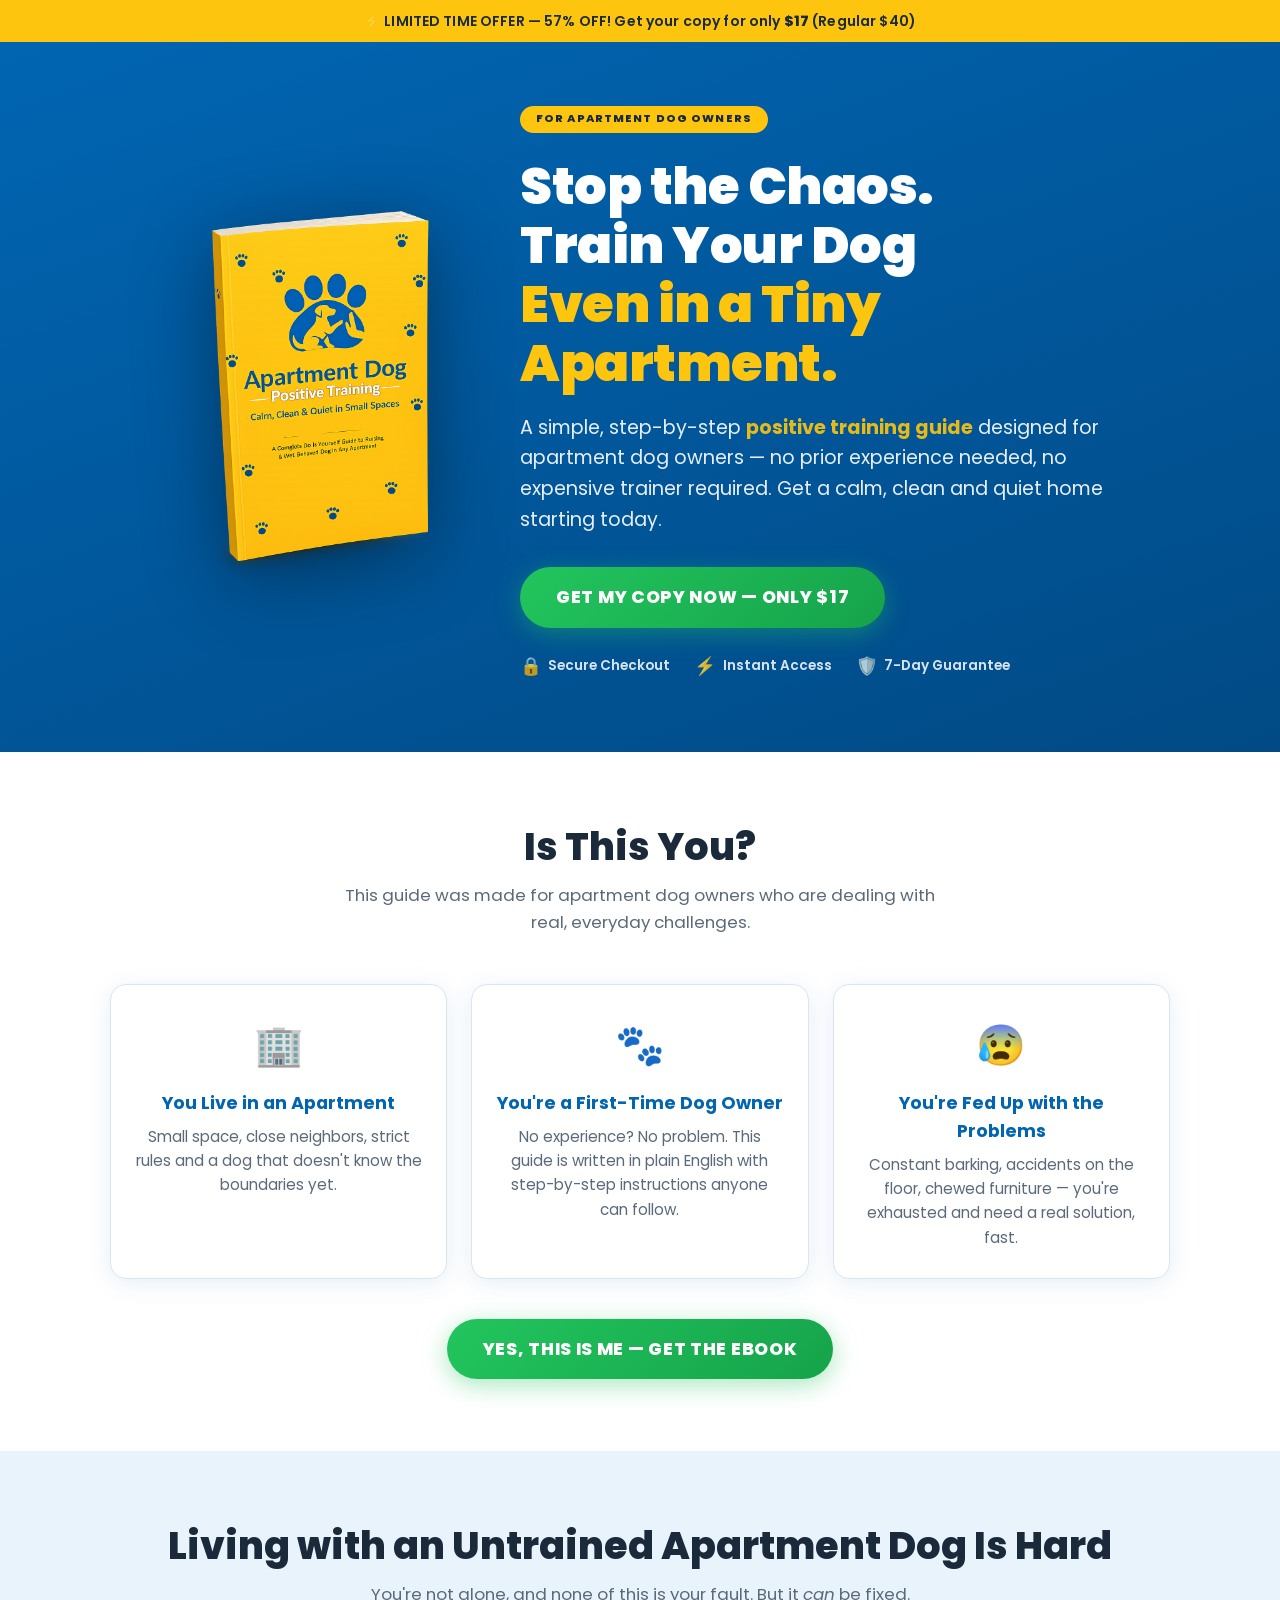
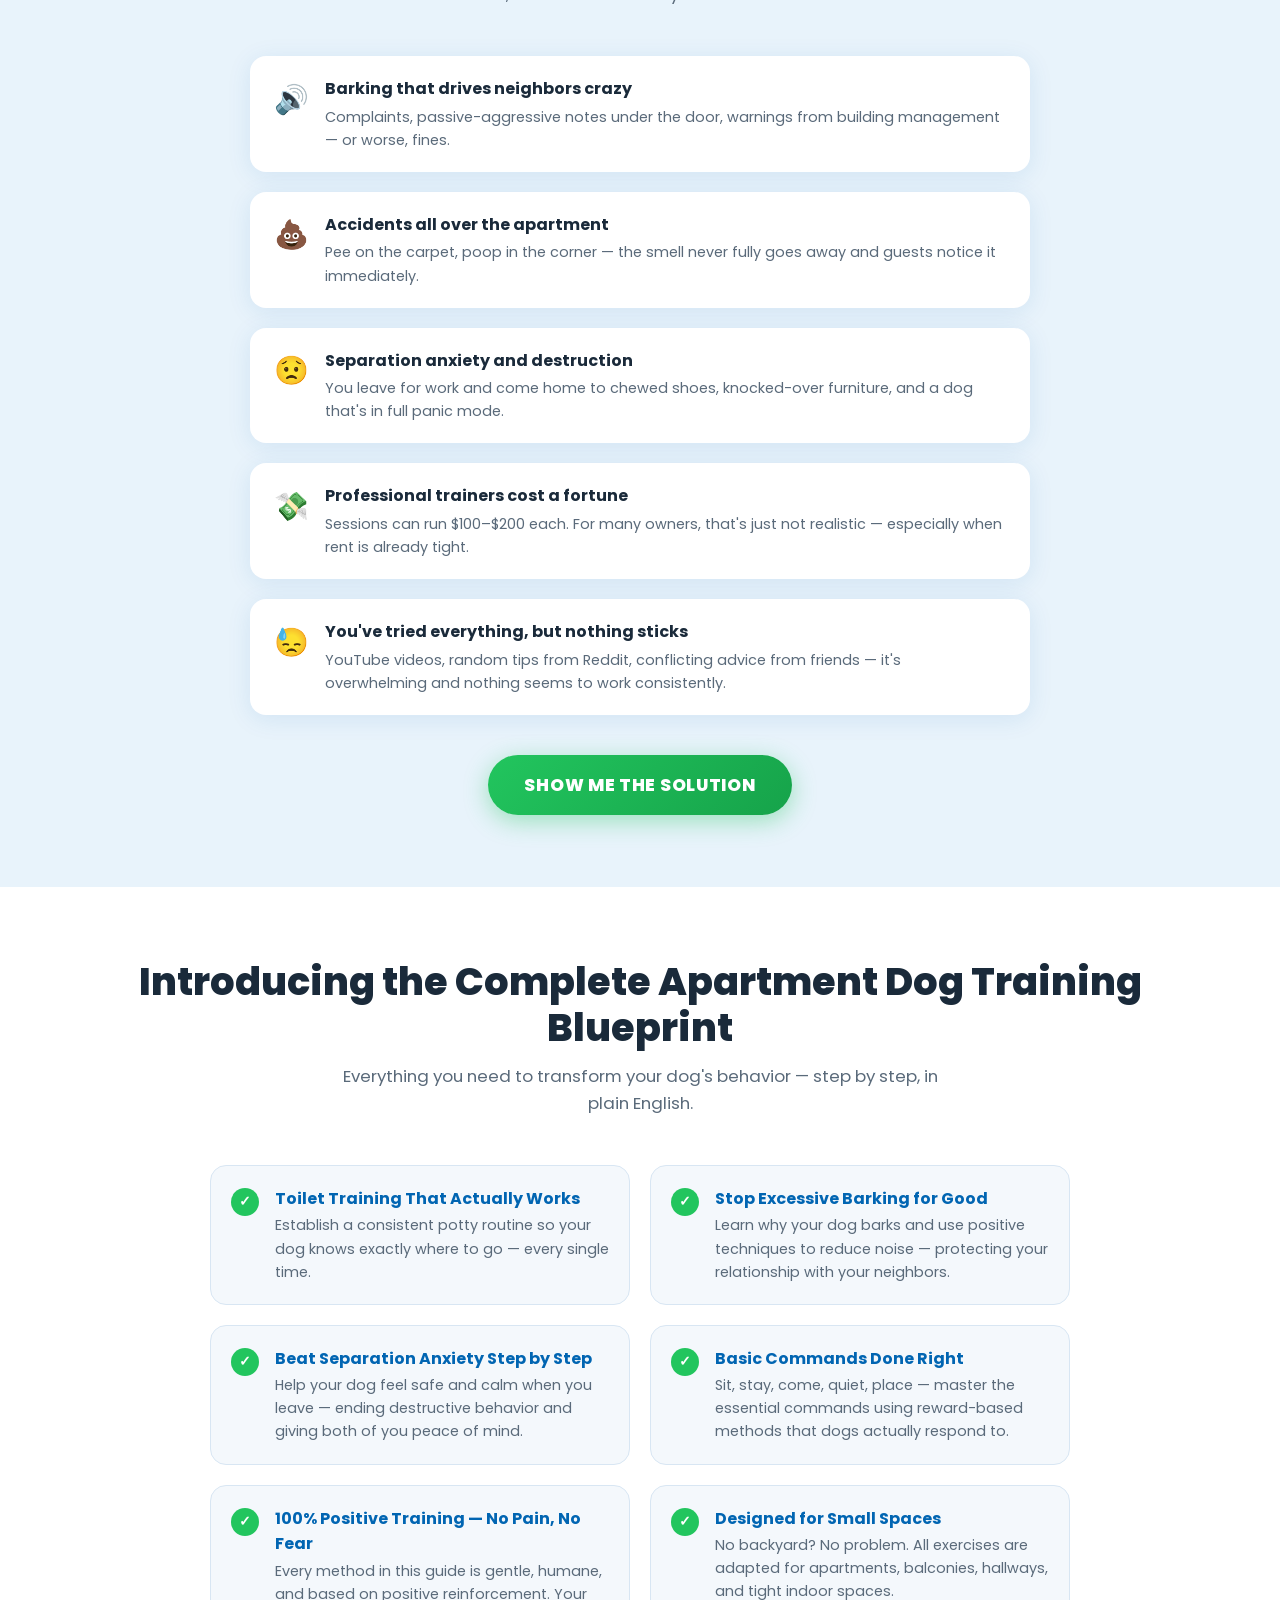
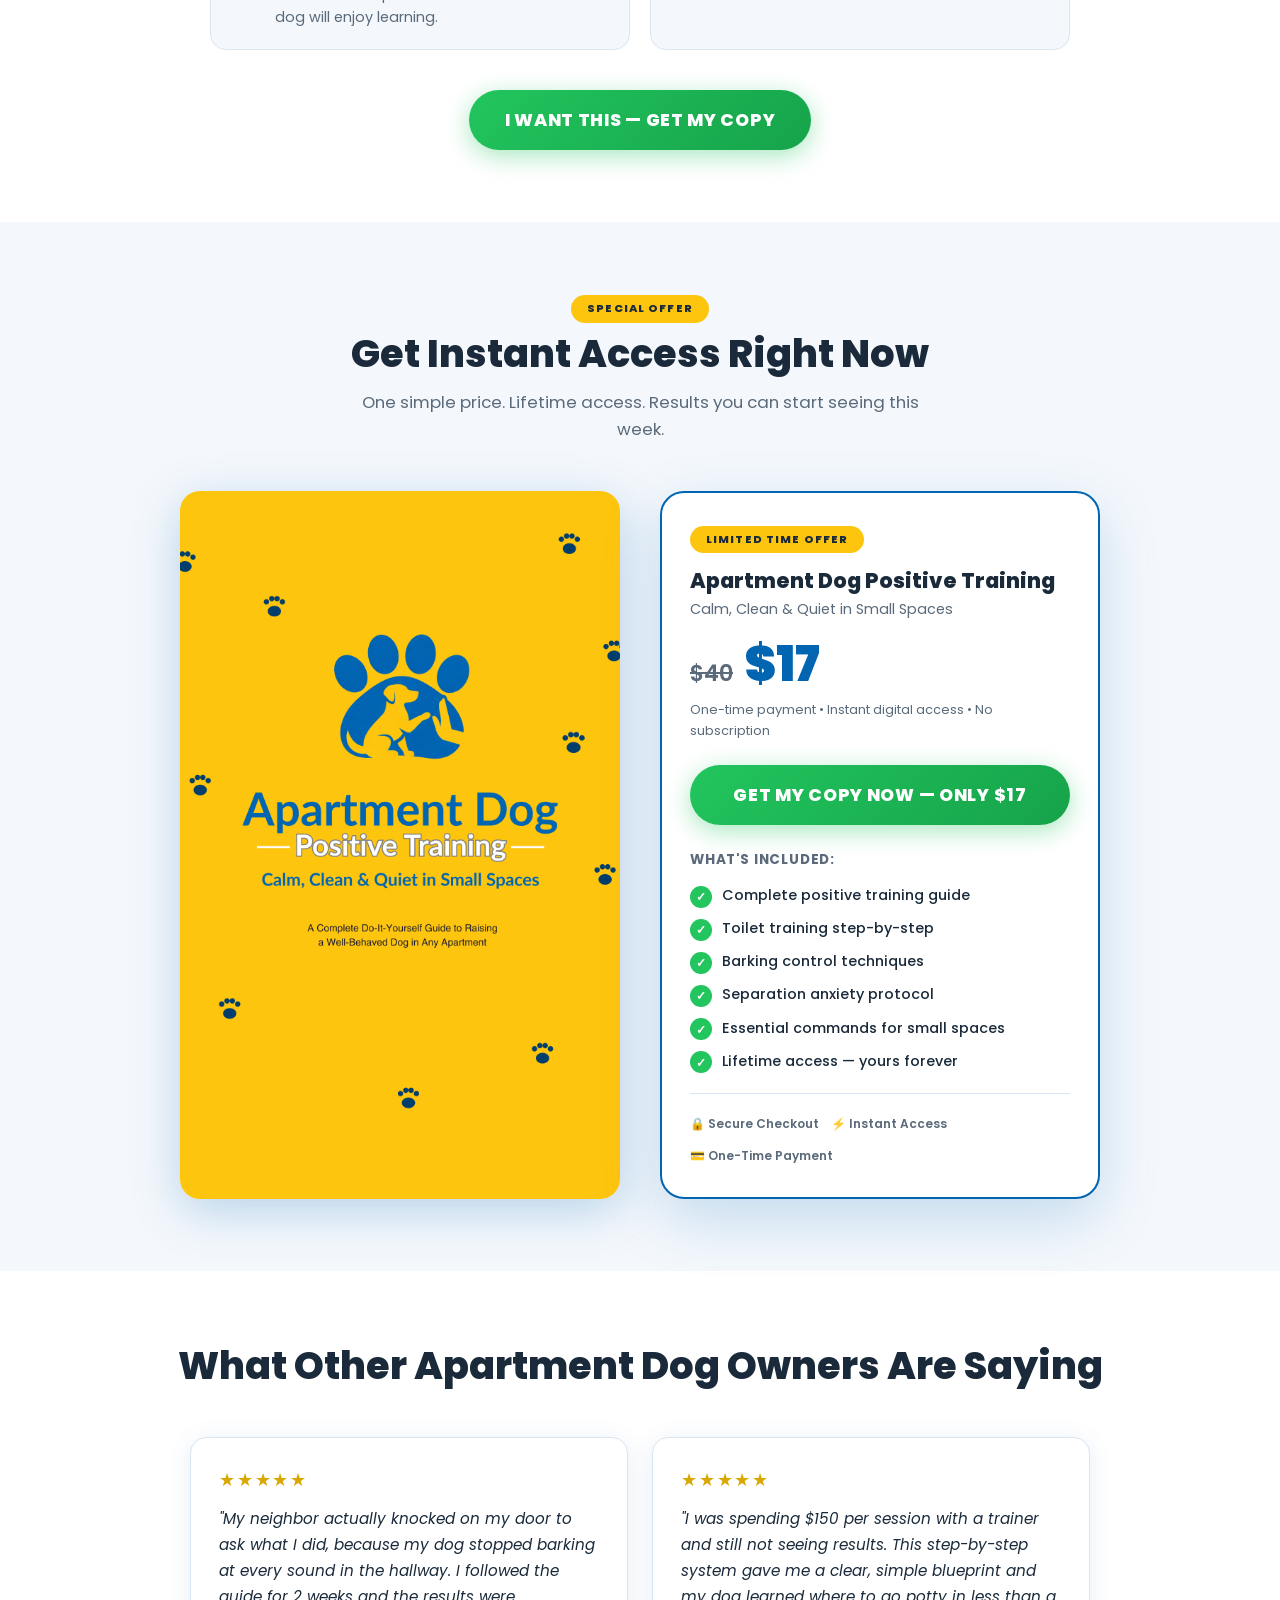
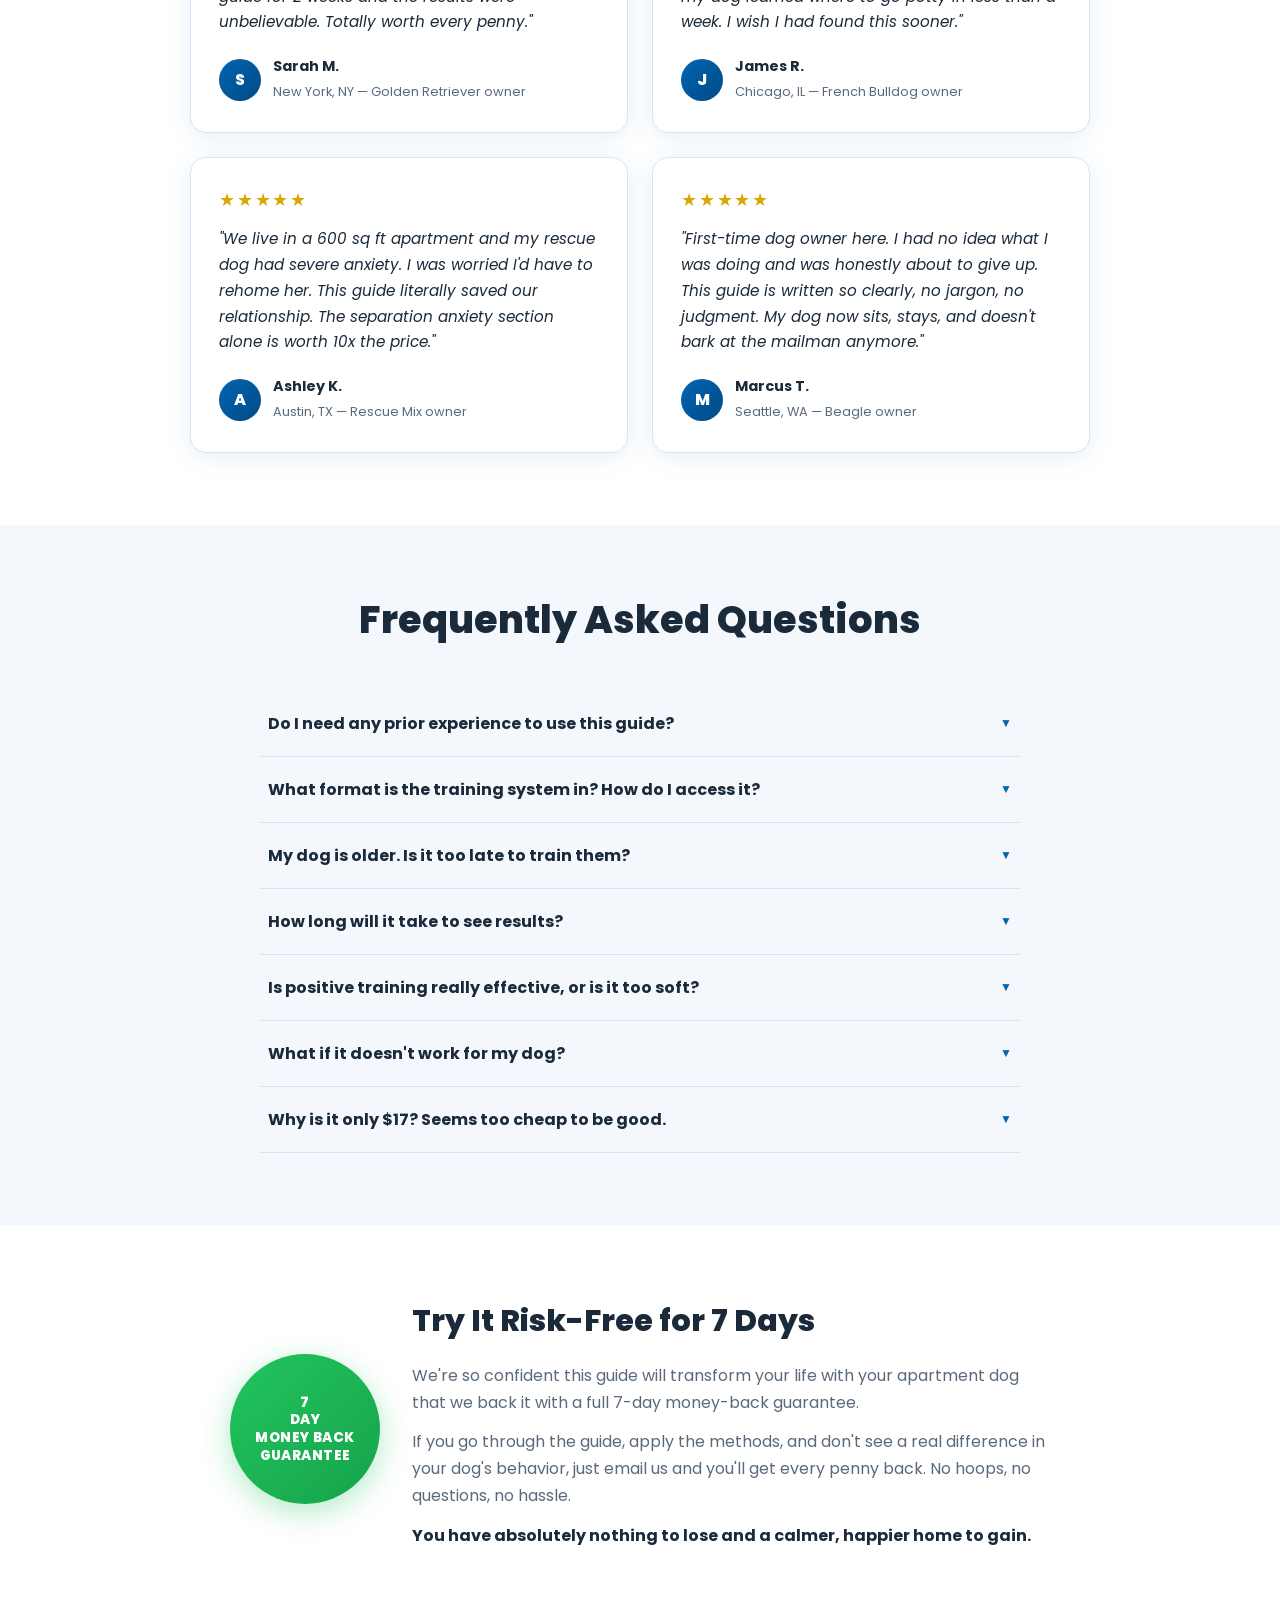
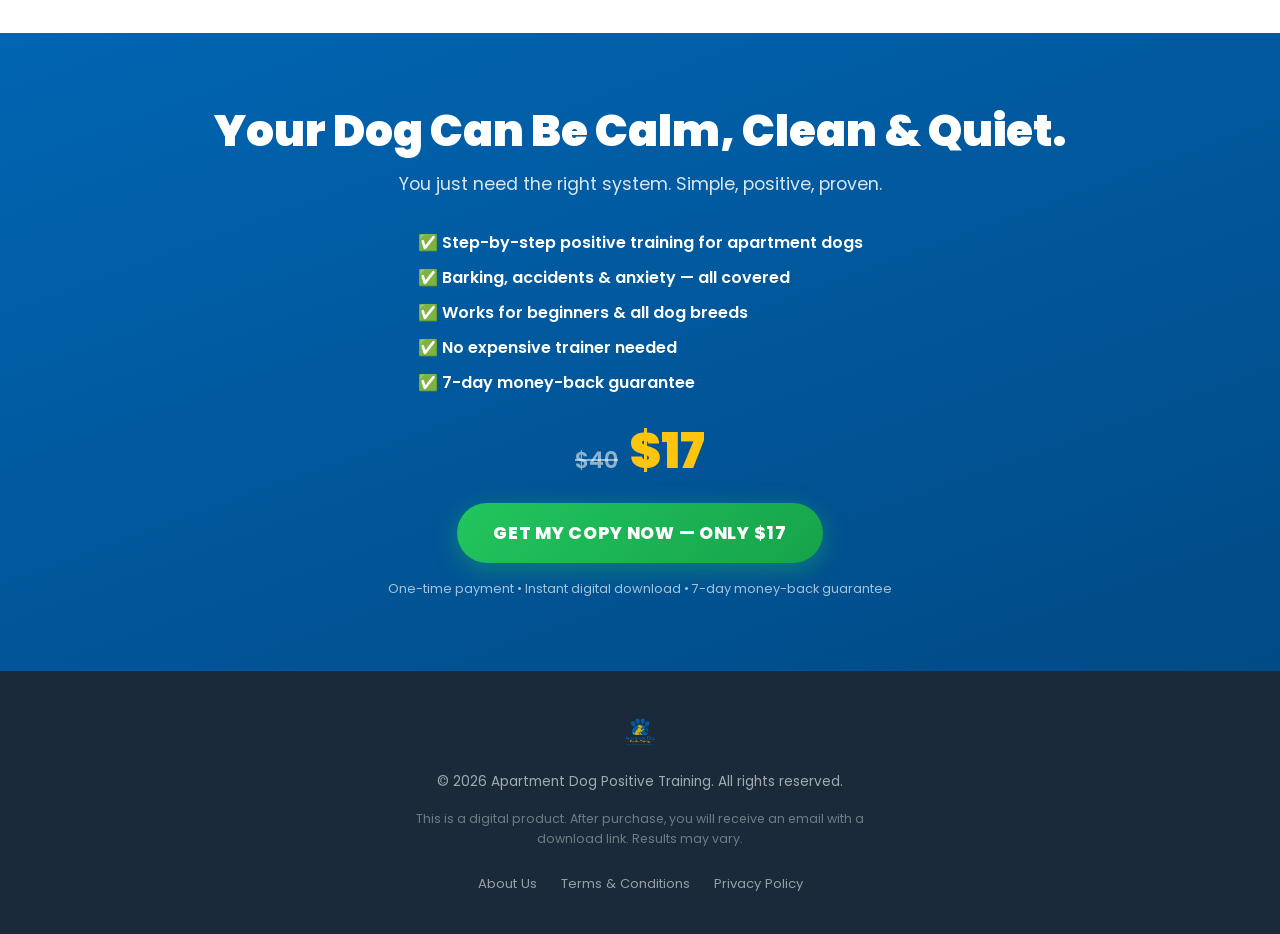
<file: index.html>
<!DOCTYPE html>
<html lang="en">
  <head>
    <meta charset="UTF-8" />
    <meta name="viewport" content="width=device-width, initial-scale=1.0" />
    <title>Apartment Dog Positive Training — Calm, Clean & Quiet in Small Spaces</title>
    <meta name="description" content="Step-by-step positive training guide for apartment dog owners. Stop barking, accidents & anxiety — no experience or expensive trainer needed. Only $17." />
    <meta name="author" content="Apartment Dog Positive Training" />
    <link rel="icon" type="image/png" href="public/icon_vazio.png" />
    <link rel="apple-touch-icon" href="public/icon_vazio.png" />

    <!-- Open Graph -->
    <meta property="og:site_name" content="Apartment Dog Positive Training" />
    <meta property="og:title" content="Apartment Dog Positive Training — Calm, Clean & Quiet in Small Spaces" />
    <meta property="og:description" content="Train your apartment dog with simple, positive methods. No experience needed. No expensive trainer. Only $17." />
    <meta property="og:type" content="website" />
    <meta property="og:image" content="public/capa_ebook.png" />

    <!-- Twitter Card -->
    <meta name="twitter:card" content="summary_large_image" />
    <meta name="twitter:title" content="Apartment Dog Positive Training — Calm, Clean & Quiet in Small Spaces" />
    <meta name="twitter:description" content="Train your apartment dog with simple, positive methods. No experience needed. No expensive trainer. Only $17." />
    <meta name="twitter:image" content="public/capa_ebook.png" />

    <!-- Google Fonts -->
    <link rel="preconnect" href="https://fonts.googleapis.com" />
    <link rel="preconnect" href="https://fonts.gstatic.com" crossorigin />
    <link href="https://fonts.googleapis.com/css2?family=Poppins:wght@400;500;600;700;800;900&display=swap" rel="stylesheet" />

    <link rel="stylesheet" href="css/style.css" />

    <!-- Meta Pixel Code -->
<script>
  !function(f,b,e,v,n,t,s)
  {if(f.fbq)return;n=f.fbq=function(){n.callMethod?
  n.callMethod.apply(n,arguments):n.queue.push(arguments)};
  if(!f._fbq)f._fbq=n;n.push=n;n.loaded=!0;n.version='2.0';
  n.queue=[];t=b.createElement(e);t.async=!0;
  t.src=v;s=b.getElementsByTagName(e)[0];
  s.parentNode.insertBefore(t,s)}(window, document,'script',
  'https://connect.facebook.net/en_US/fbevents.js');
  fbq('init', '2139020840216660');
  fbq('track', 'PageView');
  fbq('track', 'ViewContent');
  </script>
  <noscript><img height="1" width="1" style="display:none"
  src="https://www.facebook.com/tr?id=2139020840216660&ev=PageView&noscript=1"
  /></noscript>
  <!-- End Meta Pixel Code -->
   
  </head>
  <body>

    <!-- ===== TOP BAR ===== -->
    <div class="top-bar">
      ⚡ LIMITED TIME OFFER &mdash; 57% OFF! Get your copy for only <strong>$17</strong> (Regular $40)
    </div>

    <!-- ===== HEADER ===== -->
    <header class="site-header" style="display: none;">
      <div class="container">
        <img src="public/logo_vazia.png" alt="Apartment Dog Positive Training" class="site-logo" />
      </div>
    </header>

    <!-- ===== HERO ===== -->
    <section class="hero-section">
      <div class="container hero-inner fade-in">
        <div class="hero-cover">
          <img src="public/livro_apartment_adestrador.png" alt="Apartment Dog Positive Training Ebook" class="hero-book-img" />
        </div>
        <div class="hero-content">
          <div class="badge">For Apartment Dog Owners</div>
          <h1 class="hero-title">
            Stop the Chaos.<br />Train Your Dog<br />
            <span class="highlight-yellow">Even in a Tiny Apartment.</span>
          </h1>
          <p class="hero-subtitle">
            A simple, step-by-step <strong>positive training guide</strong> designed for apartment dog owners —
            no prior experience needed, no expensive trainer required.
            Get a calm, clean and quiet home starting today.
          </p>
          <a href="#offer" class="cta-button pulse" onclick="scrollToOffer(event)">
            GET MY COPY NOW &mdash; ONLY $17
          </a>
          <div class="trust-badges">
            <div class="trust-item">
              <span class="trust-icon">🔒</span>
              <span>Secure Checkout</span>
            </div>
            <div class="trust-item">
              <span class="trust-icon">⚡</span>
              <span>Instant Access</span>
            </div>
            <div class="trust-item">
              <span class="trust-icon">🛡️</span>
              <span>7-Day Guarantee</span>
            </div>
          </div>
        </div>
      </div>
    </section>

    <!-- ===== WHO IS THIS FOR ===== -->
    <section class="section-white">
      <div class="container">
        <div class="section-header fade-in">
          <h2 class="section-title">Is This You?</h2>
          <p class="section-subtitle">This guide was made for apartment dog owners who are dealing with real, everyday challenges.</p>
        </div>
        <div class="cards-grid fade-in">
          <div class="solution-card">
            <div class="card-icon">🏢</div>
            <h3>You Live in an Apartment</h3>
            <p>Small space, close neighbors, strict rules and a dog that doesn't know the boundaries yet.</p>
          </div>
          <div class="solution-card">
            <div class="card-icon">🐾</div>
            <h3>You're a First-Time Dog Owner</h3>
            <p>No experience? No problem. This guide is written in plain English with step-by-step instructions anyone can follow.</p>
          </div>
          <div class="solution-card">
            <div class="card-icon">😰</div>
            <h3>You're Fed Up with the Problems</h3>
            <p>Constant barking, accidents on the floor, chewed furniture — you're exhausted and need a real solution, fast.</p>
          </div>
        </div>
        <div class="text-center fade-in" style="margin-top: 2.5rem;">
          <a href="#offer" class="cta-button" onclick="scrollToOffer(event)">YES, THIS IS ME — GET THE EBOOK</a>
        </div>
      </div>
    </section>

    <!-- ===== THE PROBLEM ===== -->
    <section class="section-blue-light">
      <div class="container">
        <div class="section-header fade-in">
          <h2 class="section-title">Living with an Untrained Apartment Dog Is Hard</h2>
          <p class="section-subtitle">You're not alone, and none of this is your fault. But it <em>can</em> be fixed.</p>
        </div>
        <div class="problem-list fade-in">
          <div class="problem-item">
            <span class="problem-icon">🔊</span>
            <div>
              <strong>Barking that drives neighbors crazy</strong>
              <p>Complaints, passive-aggressive notes under the door, warnings from building management — or worse, fines.</p>
            </div>
          </div>
          <div class="problem-item">
            <span class="problem-icon">💩</span>
            <div>
              <strong>Accidents all over the apartment</strong>
              <p>Pee on the carpet, poop in the corner — the smell never fully goes away and guests notice it immediately.</p>
            </div>
          </div>
          <div class="problem-item">
            <span class="problem-icon">😟</span>
            <div>
              <strong>Separation anxiety and destruction</strong>
              <p>You leave for work and come home to chewed shoes, knocked-over furniture, and a dog that's in full panic mode.</p>
            </div>
          </div>
          <div class="problem-item">
            <span class="problem-icon">💸</span>
            <div>
              <strong>Professional trainers cost a fortune</strong>
              <p>Sessions can run $100–$200 each. For many owners, that's just not realistic — especially when rent is already tight.</p>
            </div>
          </div>
          <div class="problem-item">
            <span class="problem-icon">😓</span>
            <div>
              <strong>You've tried everything, but nothing sticks</strong>
              <p>YouTube videos, random tips from Reddit, conflicting advice from friends — it's overwhelming and nothing seems to work consistently.</p>
            </div>
          </div>
        </div>
        <div class="text-center fade-in" style="margin-top: 2.5rem;">
          <a href="#offer" class="cta-button" onclick="scrollToOffer(event)">SHOW ME THE SOLUTION</a>
        </div>
      </div>
    </section>

    <!-- ===== THE SOLUTION ===== -->
    <section class="section-white">
      <div class="container">
        <div class="section-header fade-in">
          <h2 class="section-title">Introducing the Complete Apartment Dog Training Blueprint</h2>
          <p class="section-subtitle">Everything you need to transform your dog's behavior — step by step, in plain English.</p>
        </div>
        <div class="solution-grid fade-in">
          <div class="solution-feature">
            <div class="check-icon">✓</div>
            <div>
              <strong>Toilet Training That Actually Works</strong>
              <p>Establish a consistent potty routine so your dog knows exactly where to go — every single time.</p>
            </div>
          </div>
          <div class="solution-feature">
            <div class="check-icon">✓</div>
            <div>
              <strong>Stop Excessive Barking for Good</strong>
              <p>Learn why your dog barks and use positive techniques to reduce noise — protecting your relationship with your neighbors.</p>
            </div>
          </div>
          <div class="solution-feature">
            <div class="check-icon">✓</div>
            <div>
              <strong>Beat Separation Anxiety Step by Step</strong>
              <p>Help your dog feel safe and calm when you leave — ending destructive behavior and giving both of you peace of mind.</p>
            </div>
          </div>
          <div class="solution-feature">
            <div class="check-icon">✓</div>
            <div>
              <strong>Basic Commands Done Right</strong>
              <p>Sit, stay, come, quiet, place — master the essential commands using reward-based methods that dogs actually respond to.</p>
            </div>
          </div>
          <div class="solution-feature">
            <div class="check-icon">✓</div>
            <div>
              <strong>100% Positive Training — No Pain, No Fear</strong>
              <p>Every method in this guide is gentle, humane, and based on positive reinforcement. Your dog will enjoy learning.</p>
            </div>
          </div>
          <div class="solution-feature">
            <div class="check-icon">✓</div>
            <div>
              <strong>Designed for Small Spaces</strong>
              <p>No backyard? No problem. All exercises are adapted for apartments, balconies, hallways, and tight indoor spaces.</p>
            </div>
          </div>
        </div>
        <div class="text-center fade-in" style="margin-top: 2.5rem;">
          <a href="#offer" class="cta-button" onclick="scrollToOffer(event)">I WANT THIS — GET MY COPY</a>
        </div>
      </div>
    </section>

    <!-- ===== PRICING SECTION ===== -->
    <section class="section-cream" id="offer">
      <div class="container">
        <div class="section-header fade-in">
          <div class="badge">Special Offer</div>
          <h2 class="section-title">Get Instant Access Right Now</h2>
          <p class="section-subtitle">One simple price. Lifetime access. Results you can start seeing this week.</p>
        </div>
        <div class="pricing-layout fade-in">
          <!-- Ebook cover -->
          <div class="pricing-cover">
            <img src="public/capa_ebook.png" alt="Apartment Dog Positive Training Method Cover" class="ebook-cover-img" />
          </div>
          <!-- Price card -->
          <div class="price-card featured">
            <div class="badge" style="margin-bottom: 1rem;">Limited Time Offer</div>
            <h3 class="price-card-title">Apartment Dog Positive Training</h3>
            <p class="price-card-subtitle">Calm, Clean &amp; Quiet in Small Spaces</p>
            <div class="price-display">
              <span class="price-original">$40</span>
              <span class="price-current">$17</span>
            </div>
            <p class="price-note">One-time payment &bull; Instant digital access &bull; No subscription</p>
            <a href="https://pay.hotmart.com/L105259103G?checkoutMode=10" target="_blank" rel="noopener" class="cta-button cta-full">
              GET MY COPY NOW &mdash; ONLY $17
            </a>
            <div class="price-includes">
              <p class="includes-title">What's included:</p>
              <ul class="includes-list">
                <li><span class="check-icon small">✓</span> Complete positive training guide</li>
                <li><span class="check-icon small">✓</span> Toilet training step-by-step</li>
                <li><span class="check-icon small">✓</span> Barking control techniques</li>
                <li><span class="check-icon small">✓</span> Separation anxiety protocol</li>
                <li><span class="check-icon small">✓</span> Essential commands for small spaces</li>
                <li><span class="check-icon small">✓</span> Lifetime access — yours forever</li>
              </ul>
            </div>
            <div class="price-seals">
              <div class="seal-item">🔒 Secure Checkout</div>
              <div class="seal-item">⚡ Instant Access</div>
              <div class="seal-item">💳 One-Time Payment</div>
            </div>
          </div>
        </div>
      </div>
    </section>

    <!-- ===== TESTIMONIALS ===== -->
    <section class="section-white">
      <div class="container">
        <div class="section-header fade-in">
          <h2 class="section-title">What Other Apartment Dog Owners Are Saying</h2>
        </div>
        <div class="testimonials-grid fade-in">
          <div class="testimonial-card">
            <div class="testimonial-stars">★★★★★</div>
            <p class="testimonial-text">"My neighbor actually knocked on my door to ask what I did, because my dog stopped barking at every sound in the hallway. I followed the guide for 2 weeks and the results were unbelievable. Totally worth every penny."</p>
            <div class="testimonial-author">
              <div class="testimonial-avatar">S</div>
              <div>
                <strong>Sarah M.</strong>
                <span>New York, NY — Golden Retriever owner</span>
              </div>
            </div>
          </div>
          <div class="testimonial-card">
            <div class="testimonial-stars">★★★★★</div>
            <p class="testimonial-text">"I was spending $150 per session with a trainer and still not seeing results. This step-by-step system gave me a clear, simple blueprint and my dog learned where to go potty in less than a week. I wish I had found this sooner."</p>
            <div class="testimonial-author">
              <div class="testimonial-avatar">J</div>
              <div>
                <strong>James R.</strong>
                <span>Chicago, IL — French Bulldog owner</span>
              </div>
            </div>
          </div>
          <div class="testimonial-card">
            <div class="testimonial-stars">★★★★★</div>
            <p class="testimonial-text">"We live in a 600 sq ft apartment and my rescue dog had severe anxiety. I was worried I'd have to rehome her. This guide literally saved our relationship. The separation anxiety section alone is worth 10x the price."</p>
            <div class="testimonial-author">
              <div class="testimonial-avatar">A</div>
              <div>
                <strong>Ashley K.</strong>
                <span>Austin, TX — Rescue Mix owner</span>
              </div>
            </div>
          </div>
          <div class="testimonial-card">
            <div class="testimonial-stars">★★★★★</div>
            <p class="testimonial-text">"First-time dog owner here. I had no idea what I was doing and was honestly about to give up. This guide is written so clearly, no jargon, no judgment. My dog now sits, stays, and doesn't bark at the mailman anymore."</p>
            <div class="testimonial-author">
              <div class="testimonial-avatar">M</div>
              <div>
                <strong>Marcus T.</strong>
                <span>Seattle, WA — Beagle owner</span>
              </div>
            </div>
          </div>
        </div>
      </div>
    </section>

    <!-- ===== FAQ ===== -->
    <section class="section-cream">
      <div class="container">
        <div class="section-header fade-in">
          <h2 class="section-title">Frequently Asked Questions</h2>
        </div>
        <div class="faq-list fade-in">

          <div class="faq-item">
            <button class="faq-question" aria-expanded="false">
              Do I need any prior experience to use this guide?
              <span class="faq-arrow">▼</span>
            </button>
            <div class="faq-answer">
              <p>Not at all. This guide was specifically designed for beginners. Every method is explained step by step, in plain English, with no technical jargon. If you can follow a recipe, you can follow this guide.</p>
            </div>
          </div>

          <div class="faq-item">
            <button class="faq-question" aria-expanded="false">
              What format is the training system in? How do I access it?
              <span class="faq-arrow">▼</span>
            </button>
            <div class="faq-answer">
              <p>The complete training system is delivered as a PDF blueprint. After your purchase, you'll receive an email with a download link for instant access. You can use it on any device — phone, tablet, or computer — and even print it out if you prefer.</p>
            </div>
          </div>

          <div class="faq-item">
            <button class="faq-question" aria-expanded="false">
              My dog is older. Is it too late to train them?
              <span class="faq-arrow">▼</span>
            </button>
            <div class="faq-answer">
              <p>The saying "you can't teach an old dog new tricks" is a myth. Dogs of all ages can learn new behaviors with consistent, positive training. The methods in this guide work for puppies and adult dogs alike.</p>
            </div>
          </div>

          <div class="faq-item">
            <button class="faq-question" aria-expanded="false">
              How long will it take to see results?
              <span class="faq-arrow">▼</span>
            </button>
            <div class="faq-answer">
              <p>Many owners notice changes within the first week of consistent practice. Full behavioral changes typically happen over 2–4 weeks. Every dog is different, but the structured approach in this guide gives you the fastest path to results.</p>
            </div>
          </div>

          <div class="faq-item">
            <button class="faq-question" aria-expanded="false">
              Is positive training really effective, or is it too soft?
              <span class="faq-arrow">▼</span>
            </button>
            <div class="faq-answer">
              <p>Positive reinforcement is actually the most research-backed approach to dog training. It builds real, lasting behaviors — not fear-based compliance. Dogs trained this way are happier, more confident, and have stronger bonds with their owners.</p>
            </div>
          </div>

          <div class="faq-item">
            <button class="faq-question" aria-expanded="false">
              What if it doesn't work for my dog?
              <span class="faq-arrow">▼</span>
            </button>
            <div class="faq-answer">
              <p>We stand fully behind this guide. If you follow the methods and aren't satisfied within 7 days of your purchase, we'll give you a full refund — no questions asked. Zero risk on your end.</p>
            </div>
          </div>

          <div class="faq-item">
            <button class="faq-question" aria-expanded="false">
              Why is it only $17? Seems too cheap to be good.
              <span class="faq-arrow">▼</span>
            </button>
            <div class="faq-answer">
              <p>Great question. We believe every dog owner should have access to quality training guidance — not just those who can afford $150/hour trainers. The knowledge in this guide is the same. The low price is intentional, and it won't last forever.</p>
            </div>
          </div>

        </div>
      </div>
    </section>

    <!-- ===== GUARANTEE ===== -->
    <section class="section-white guarantee-section">
      <div class="container">
        <div class="guarantee-inner fade-in">
          <div class="guarantee-seal">
            <span class="guarantee-seal-text">7<br />Day<br />Money Back<br />Guarantee</span>
          </div>
          <div class="guarantee-text">
            <h2>Try It Risk-Free for 7 Days</h2>
            <p>
              We're so confident this guide will transform your life with your apartment dog that we back it with a full 7-day money-back guarantee.
            </p>
            <p>
              If you go through the guide, apply the methods, and don't see a real difference in your dog's behavior, just email us and you'll get every penny back. No hoops, no questions, no hassle.
            </p>
            <p><strong>You have absolutely nothing to lose and a calmer, happier home to gain.</strong></p>
          </div>
        </div>
      </div>
    </section>

    <!-- ===== FINAL CTA ===== -->
    <section class="section-hero-gradient final-cta-section">
      <div class="container text-center fade-in">
        <h2 class="final-cta-title">Your Dog Can Be Calm, Clean &amp; Quiet.</h2>
        <p class="final-cta-subtitle">You just need the right system. Simple, positive, proven.</p>
        <ul class="final-cta-list">
          <li>✅ Step-by-step positive training for apartment dogs</li>
          <li>✅ Barking, accidents &amp; anxiety — all covered</li>
          <li>✅ Works for beginners &amp; all dog breeds</li>
          <li>✅ No expensive trainer needed</li>
          <li>✅ 7-day money-back guarantee</li>
        </ul>
        <div class="final-price">
          <span class="price-original white">$40</span>
          <span class="price-current white">$17</span>
        </div>
        <a href="#" class="cta-button pulse">
          GET MY COPY NOW &mdash; ONLY $17
        </a>
        <p class="final-disclaimer">One-time payment &bull; Instant digital download &bull; 7-day money-back guarantee</p>
      </div>
    </section>

    <!-- ===== FOOTER ===== -->
    <footer class="site-footer">
      <div class="container footer-inner">
        <img src="public/logo_vazia.png" alt="Apartment Dog Positive Training" class="footer-logo" />
        <p class="footer-copy">&copy; 2026 Apartment Dog Positive Training. All rights reserved.</p>
        <p class="footer-note">This is a digital product. After purchase, you will receive an email with a download link. Results may vary.</p>
        <nav class="footer-links">
          <a href="about/index.html">About Us</a>
          <a href="terms/index.html">Terms &amp; Conditions</a>
          <a href="privacy/index.html">Privacy Policy</a>
        </nav>
      </div>
    </footer>

    <script src="js/script.js"></script>
  </body>
</html>
</file>
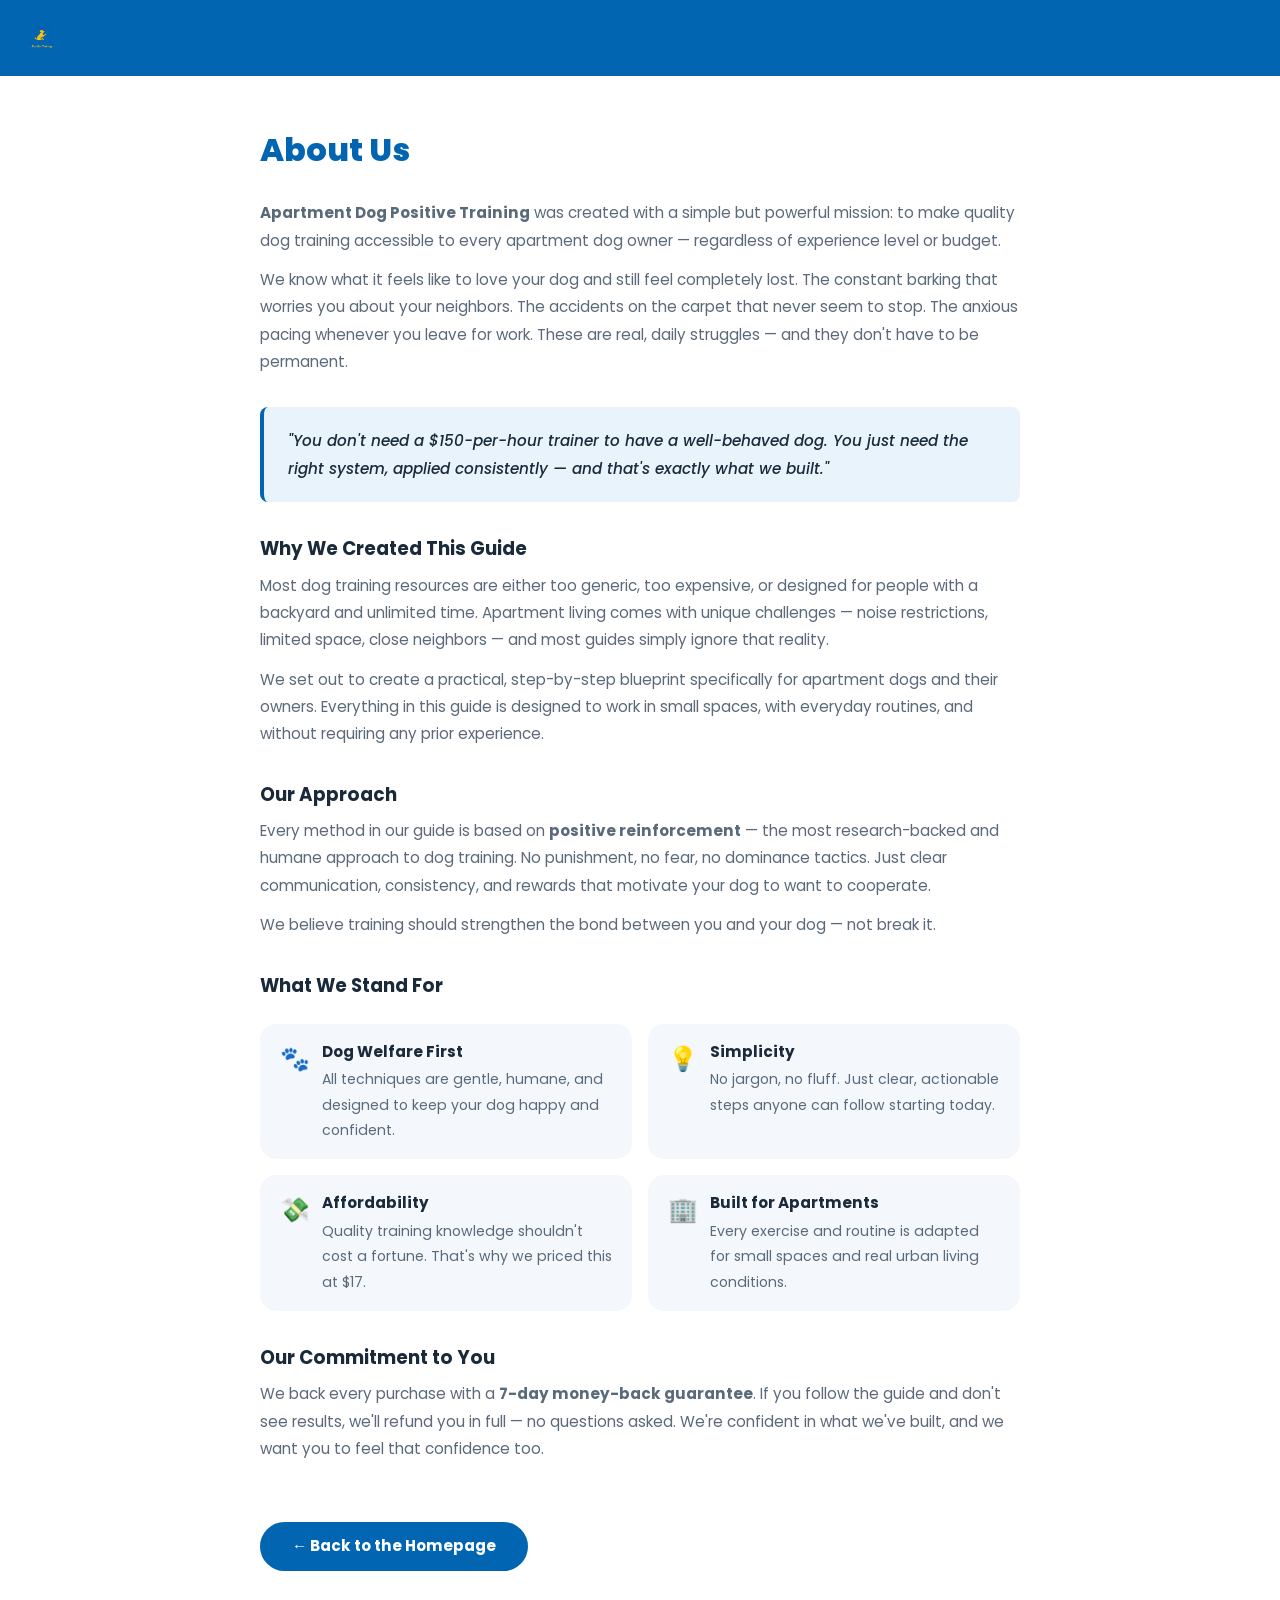
<file: about/index.html>
<!DOCTYPE html>
<html lang="en">
  <head>
    <meta charset="UTF-8" />
    <meta name="viewport" content="width=device-width, initial-scale=1.0" />
    <title>About Us — Apartment Dog Positive Training</title>
    <link rel="icon" type="image/png" href="../public/icon_vazio.png" />
    <link rel="preconnect" href="https://fonts.googleapis.com" />
    <link rel="preconnect" href="https://fonts.gstatic.com" crossorigin />
    <link href="https://fonts.googleapis.com/css2?family=Poppins:wght@400;500;600;700;800&display=swap" rel="stylesheet" />
    <link rel="stylesheet" href="../css/style.css" />

    <style>
      .about-page { max-width: 800px; margin: 0 auto; padding: 3rem 1.25rem 4rem; }
      .about-page h1 { font-size: 2rem; font-weight: 800; color: var(--primary); margin-bottom: 1.5rem; }
      .about-page h2 { font-size: 1.15rem; font-weight: 700; color: var(--text-dark); margin: 2rem 0 0.5rem; }
      .about-page p { font-size: 0.95rem; color: var(--text-muted); line-height: 1.8; margin-bottom: 0.75rem; }
      .about-highlight { background: var(--primary-light); border-left: 4px solid var(--primary); border-radius: 0.5rem; padding: 1.25rem 1.5rem; margin: 2rem 0; }
      .about-highlight p { margin: 0; color: var(--text-dark); font-weight: 500; font-style: italic; }
      .about-values { display: grid; grid-template-columns: 1fr; gap: 1rem; margin: 1.5rem 0; }
      .about-value { display: flex; align-items: flex-start; gap: 0.75rem; background: var(--cream); border-radius: var(--radius); padding: 1rem 1.25rem; }
      .about-value-icon { font-size: 1.5rem; flex-shrink: 0; }
      .about-value strong { display: block; font-size: 0.95rem; font-weight: 700; color: var(--text-dark); margin-bottom: 0.2rem; }
      .about-value p { font-size: 0.88rem; margin: 0; }
      .back-btn { display: inline-block; margin-top: 3rem; padding: 0.75rem 2rem; background: var(--primary); color: #fff; border-radius: 999px; font-weight: 700; font-size: 0.95rem; transition: opacity 0.2s; }
      .back-btn:hover { opacity: 0.85; }
      .page-header { background: var(--primary); padding: 1rem 1.25rem; text-align: center; }
      .page-header img { height: 44px; width: auto; object-fit: contain; }
      @media (min-width: 600px) {
        .about-values { grid-template-columns: repeat(2, 1fr); }
      }
    </style>
  </head>
  <body>
    <div class="page-header">
      <a href="../index.html">
        <img src="../public/logo_vazia.png" alt="Apartment Dog Positive Training" />
      </a>
    </div>

    <div class="about-page">
      <h1>About Us</h1>

      <p>
        <strong>Apartment Dog Positive Training</strong> was created with a simple but powerful mission:
        to make quality dog training accessible to every apartment dog owner — regardless of experience level or budget.
      </p>

      <p>
        We know what it feels like to love your dog and still feel completely lost. The constant barking that worries you about your neighbors.
        The accidents on the carpet that never seem to stop. The anxious pacing whenever you leave for work.
        These are real, daily struggles — and they don't have to be permanent.
      </p>

      <div class="about-highlight">
        <p>"You don't need a $150-per-hour trainer to have a well-behaved dog. You just need the right system, applied consistently — and that's exactly what we built."</p>
      </div>

      <h2>Why We Created This Guide</h2>
      <p>
        Most dog training resources are either too generic, too expensive, or designed for people with a backyard and unlimited time.
        Apartment living comes with unique challenges — noise restrictions, limited space, close neighbors — and most guides simply ignore that reality.
      </p>
      <p>
        We set out to create a practical, step-by-step blueprint specifically for apartment dogs and their owners.
        Everything in this guide is designed to work in small spaces, with everyday routines, and without requiring any prior experience.
      </p>

      <h2>Our Approach</h2>
      <p>
        Every method in our guide is based on <strong>positive reinforcement</strong> — the most research-backed and humane approach to dog training.
        No punishment, no fear, no dominance tactics. Just clear communication, consistency, and rewards that motivate your dog to want to cooperate.
      </p>
      <p>
        We believe training should strengthen the bond between you and your dog — not break it.
      </p>

      <h2>What We Stand For</h2>
      <div class="about-values">
        <div class="about-value">
          <div class="about-value-icon">🐾</div>
          <div>
            <strong>Dog Welfare First</strong>
            <p>All techniques are gentle, humane, and designed to keep your dog happy and confident.</p>
          </div>
        </div>
        <div class="about-value">
          <div class="about-value-icon">💡</div>
          <div>
            <strong>Simplicity</strong>
            <p>No jargon, no fluff. Just clear, actionable steps anyone can follow starting today.</p>
          </div>
        </div>
        <div class="about-value">
          <div class="about-value-icon">💸</div>
          <div>
            <strong>Affordability</strong>
            <p>Quality training knowledge shouldn't cost a fortune. That's why we priced this at $17.</p>
          </div>
        </div>
        <div class="about-value">
          <div class="about-value-icon">🏢</div>
          <div>
            <strong>Built for Apartments</strong>
            <p>Every exercise and routine is adapted for small spaces and real urban living conditions.</p>
          </div>
        </div>
      </div>

      <h2>Our Commitment to You</h2>
      <p>
        We back every purchase with a <strong>7-day money-back guarantee</strong>. If you follow the guide and don't see results,
        we'll refund you in full — no questions asked. We're confident in what we've built, and we want you to feel that confidence too.
      </p>

      <a href="../index.html" class="back-btn">← Back to the Homepage</a>
    </div>
  </body>
</html>
</file>
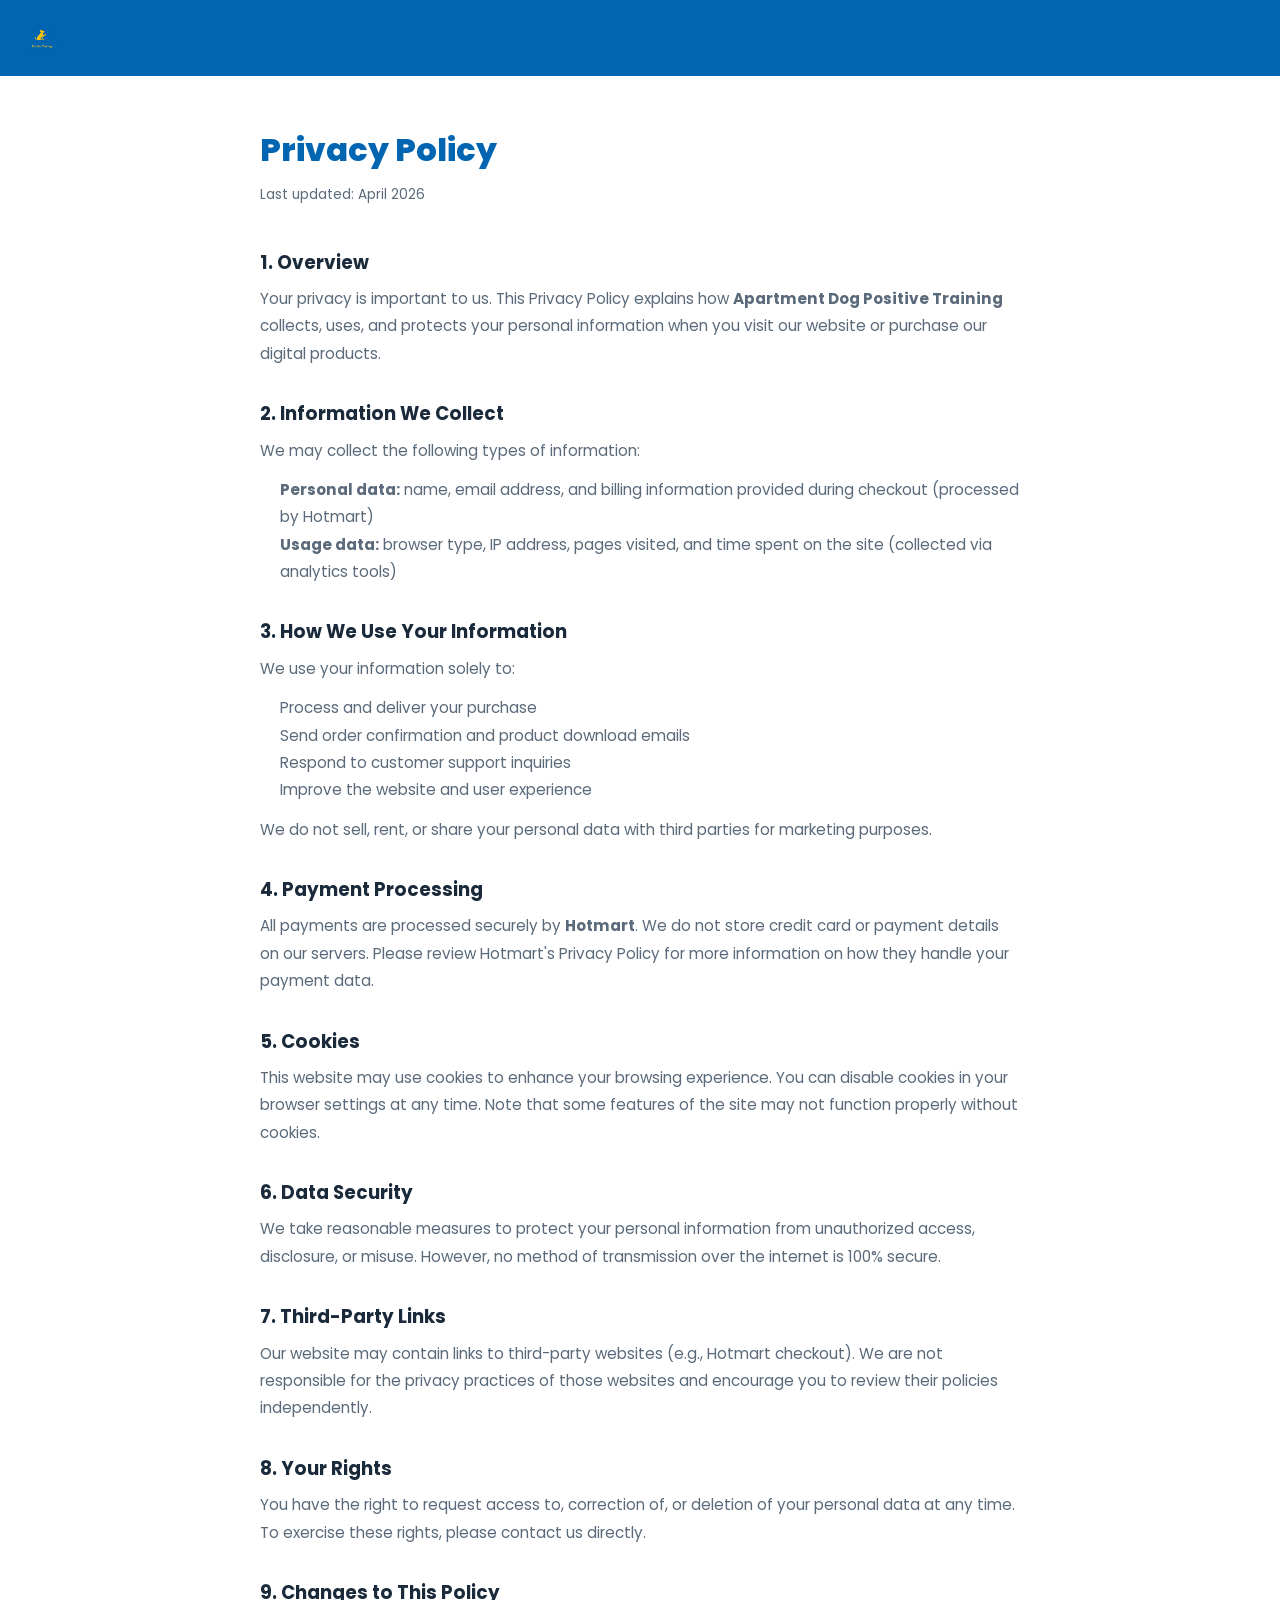
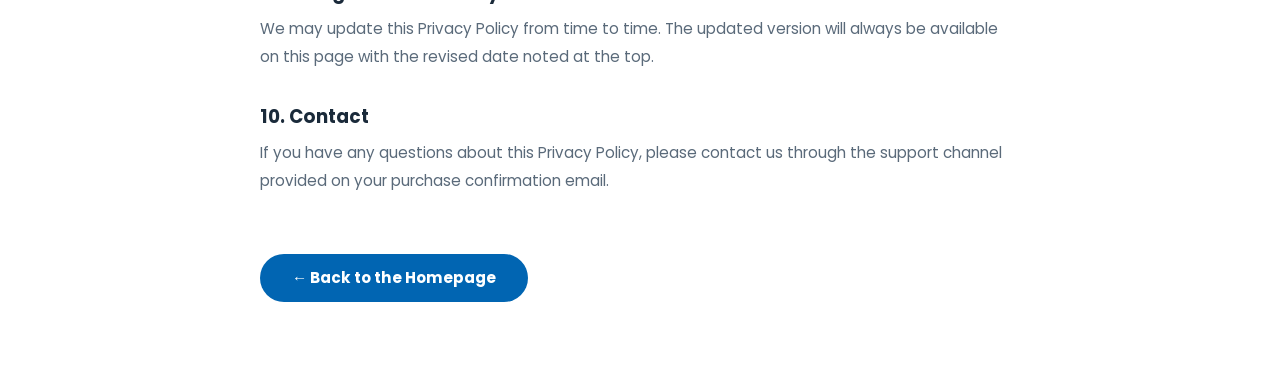
<file: privacy/index.html>
<!DOCTYPE html>
<html lang="en">
  <head>
    <meta charset="UTF-8" />
    <meta name="viewport" content="width=device-width, initial-scale=1.0" />
    <title>Privacy Policy — Apartment Dog Positive Training</title>
    <link rel="icon" type="image/png" href="../public/icon_vazio.png" />
    <link rel="preconnect" href="https://fonts.googleapis.com" />
    <link rel="preconnect" href="https://fonts.gstatic.com" crossorigin />
    <link href="https://fonts.googleapis.com/css2?family=Poppins:wght@400;500;600;700;800&display=swap" rel="stylesheet" />
    <link rel="stylesheet" href="../css/style.css" />

    <style>
      .legal-page { max-width: 800px; margin: 0 auto; padding: 3rem 1.25rem 4rem; }
      .legal-page h1 { font-size: 2rem; font-weight: 800; color: var(--primary); margin-bottom: 0.5rem; }
      .legal-page .updated { font-size: 0.85rem; color: var(--text-muted); margin-bottom: 2.5rem; }
      .legal-page h2 { font-size: 1.15rem; font-weight: 700; color: var(--text-dark); margin: 2rem 0 0.5rem; }
      .legal-page p { font-size: 0.95rem; color: var(--text-muted); line-height: 1.8; margin-bottom: 0.75rem; }
      .legal-page ul { padding-left: 1.25rem; margin-bottom: 0.75rem; }
      .legal-page ul li { font-size: 0.95rem; color: var(--text-muted); line-height: 1.8; }
      .back-btn { display: inline-block; margin-top: 3rem; padding: 0.75rem 2rem; background: var(--primary); color: #fff; border-radius: 999px; font-weight: 700; font-size: 0.95rem; transition: opacity 0.2s; }
      .back-btn:hover { opacity: 0.85; }
      .page-header { background: var(--primary); padding: 1rem 1.25rem; text-align: center; }
      .page-header img { height: 44px; width: auto; object-fit: contain; }
    </style>
  </head>
  <body>
    <div class="page-header">
      <a href="../index.html">
        <img src="../public/logo_vazia.png" alt="Apartment Dog Positive Training" />
      </a>
    </div>

    <div class="legal-page">
      <h1>Privacy Policy</h1>
      <p class="updated">Last updated: April 2026</p>

      <h2>1. Overview</h2>
      <p>Your privacy is important to us. This Privacy Policy explains how <strong>Apartment Dog Positive Training</strong> collects, uses, and protects your personal information when you visit our website or purchase our digital products.</p>

      <h2>2. Information We Collect</h2>
      <p>We may collect the following types of information:</p>
      <ul>
        <li><strong>Personal data:</strong> name, email address, and billing information provided during checkout (processed by Hotmart)</li>
        <li><strong>Usage data:</strong> browser type, IP address, pages visited, and time spent on the site (collected via analytics tools)</li>
      </ul>

      <h2>3. How We Use Your Information</h2>
      <p>We use your information solely to:</p>
      <ul>
        <li>Process and deliver your purchase</li>
        <li>Send order confirmation and product download emails</li>
        <li>Respond to customer support inquiries</li>
        <li>Improve the website and user experience</li>
      </ul>
      <p>We do not sell, rent, or share your personal data with third parties for marketing purposes.</p>

      <h2>4. Payment Processing</h2>
      <p>All payments are processed securely by <strong>Hotmart</strong>. We do not store credit card or payment details on our servers. Please review Hotmart's Privacy Policy for more information on how they handle your payment data.</p>

      <h2>5. Cookies</h2>
      <p>This website may use cookies to enhance your browsing experience. You can disable cookies in your browser settings at any time. Note that some features of the site may not function properly without cookies.</p>

      <h2>6. Data Security</h2>
      <p>We take reasonable measures to protect your personal information from unauthorized access, disclosure, or misuse. However, no method of transmission over the internet is 100% secure.</p>

      <h2>7. Third-Party Links</h2>
      <p>Our website may contain links to third-party websites (e.g., Hotmart checkout). We are not responsible for the privacy practices of those websites and encourage you to review their policies independently.</p>

      <h2>8. Your Rights</h2>
      <p>You have the right to request access to, correction of, or deletion of your personal data at any time. To exercise these rights, please contact us directly.</p>

      <h2>9. Changes to This Policy</h2>
      <p>We may update this Privacy Policy from time to time. The updated version will always be available on this page with the revised date noted at the top.</p>

      <h2>10. Contact</h2>
      <p>If you have any questions about this Privacy Policy, please contact us through the support channel provided on your purchase confirmation email.</p>

      <a href="../index.html" class="back-btn">← Back to the Homepage</a>
    </div>
  </body>
</html>
</file>
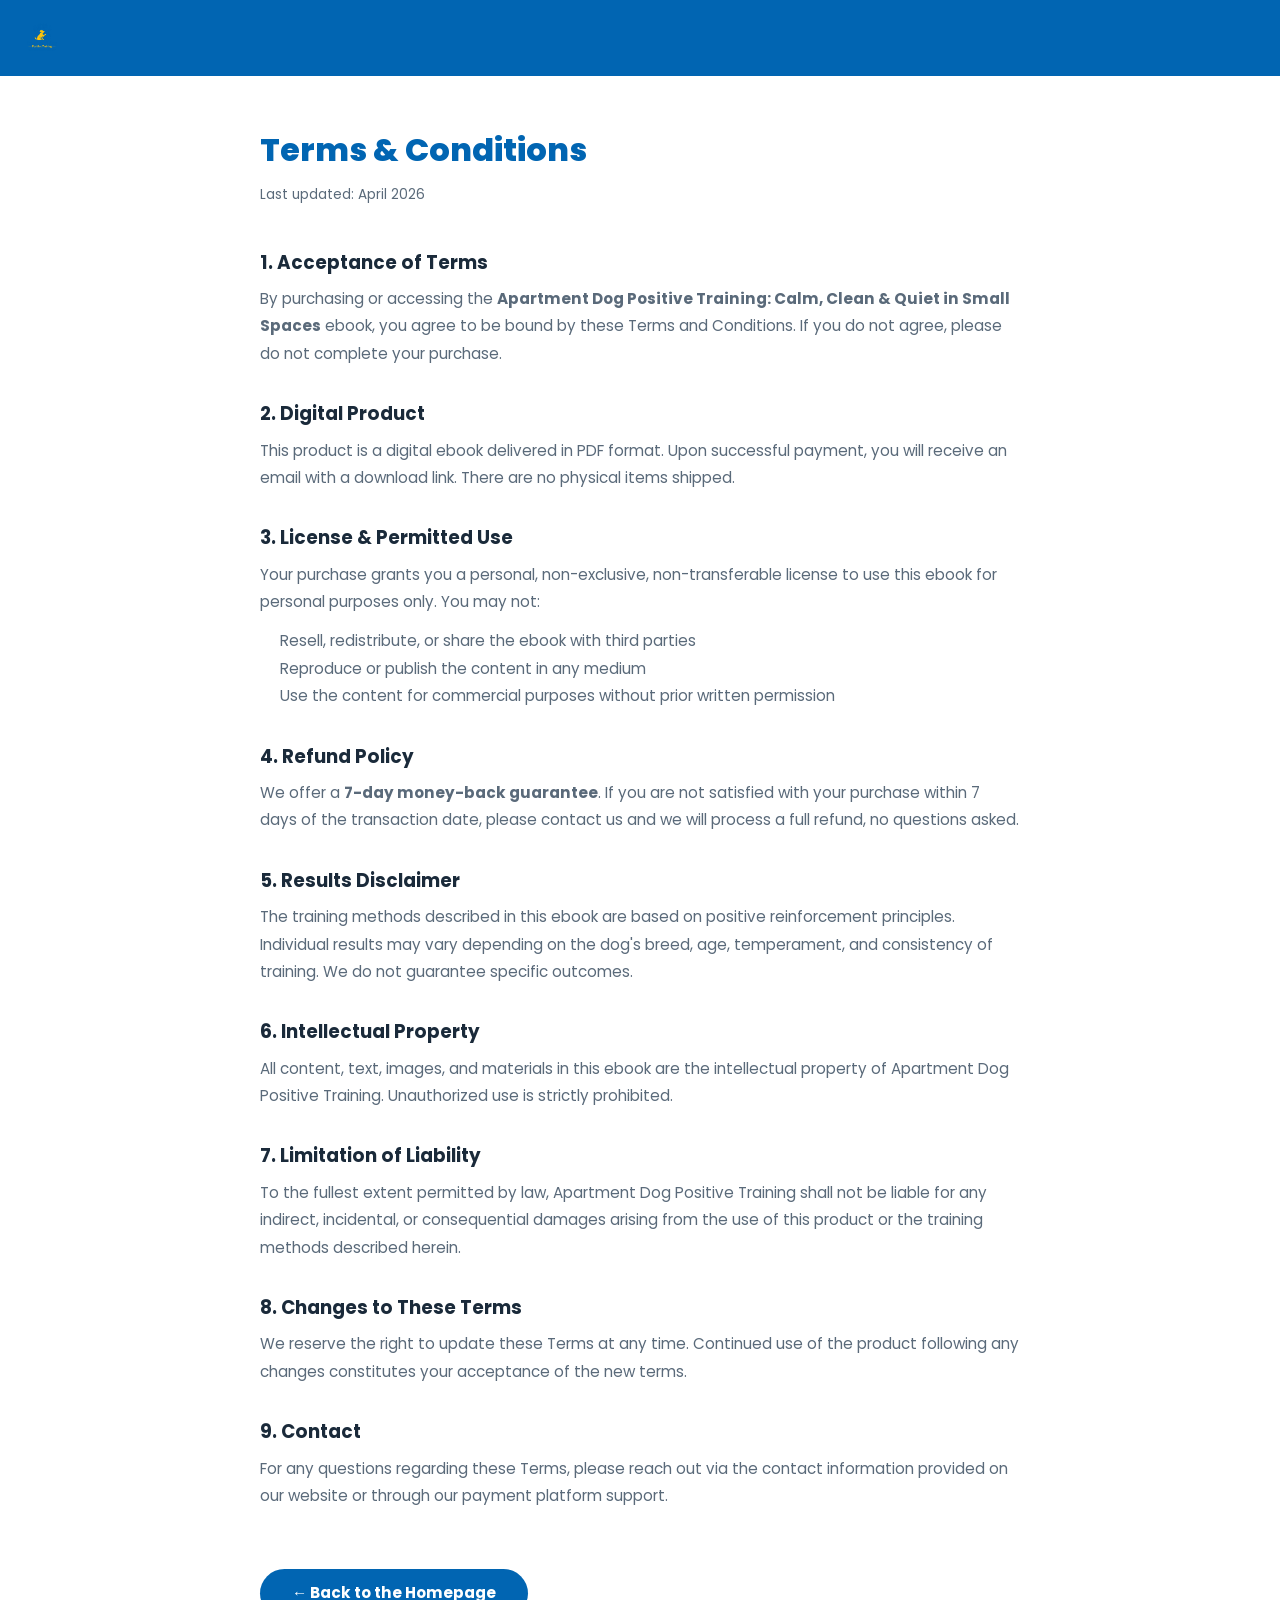
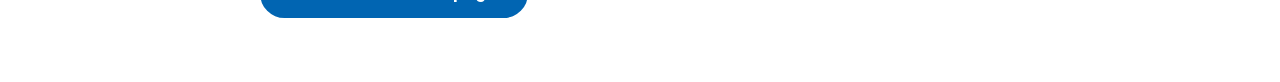
<file: terms/index.html>
<!DOCTYPE html>
<html lang="en">
  <head>
    <meta charset="UTF-8" />
    <meta name="viewport" content="width=device-width, initial-scale=1.0" />
    <title>Terms & Conditions — Apartment Dog Positive Training</title>
    <link rel="icon" type="image/png" href="../public/icon_vazio.png" />
    <link rel="preconnect" href="https://fonts.googleapis.com" />
    <link rel="preconnect" href="https://fonts.gstatic.com" crossorigin />
    <link href="https://fonts.googleapis.com/css2?family=Poppins:wght@400;500;600;700;800&display=swap" rel="stylesheet" />
    <link rel="stylesheet" href="../css/style.css" />

    <style>
      .legal-page { max-width: 800px; margin: 0 auto; padding: 3rem 1.25rem 4rem; }
      .legal-page h1 { font-size: 2rem; font-weight: 800; color: var(--primary); margin-bottom: 0.5rem; }
      .legal-page .updated { font-size: 0.85rem; color: var(--text-muted); margin-bottom: 2.5rem; }
      .legal-page h2 { font-size: 1.15rem; font-weight: 700; color: var(--text-dark); margin: 2rem 0 0.5rem; }
      .legal-page p { font-size: 0.95rem; color: var(--text-muted); line-height: 1.8; margin-bottom: 0.75rem; }
      .legal-page ul { padding-left: 1.25rem; margin-bottom: 0.75rem; }
      .legal-page ul li { font-size: 0.95rem; color: var(--text-muted); line-height: 1.8; }
      .back-btn { display: inline-block; margin-top: 3rem; padding: 0.75rem 2rem; background: var(--primary); color: #fff; border-radius: 999px; font-weight: 700; font-size: 0.95rem; transition: opacity 0.2s; }
      .back-btn:hover { opacity: 0.85; }
      .page-header { background: var(--primary); padding: 1rem 1.25rem; text-align: center; }
      .page-header img { height: 44px; width: auto; object-fit: contain; }
    </style>
  </head>
  <body>
    <div class="page-header">
      <a href="../index.html">
        <img src="../public/logo_vazia.png" alt="Apartment Dog Positive Training" />
      </a>
    </div>

    <div class="legal-page">
      <h1>Terms &amp; Conditions</h1>
      <p class="updated">Last updated: April 2026</p>

      <h2>1. Acceptance of Terms</h2>
      <p>By purchasing or accessing the <strong>Apartment Dog Positive Training: Calm, Clean &amp; Quiet in Small Spaces</strong> ebook, you agree to be bound by these Terms and Conditions. If you do not agree, please do not complete your purchase.</p>

      <h2>2. Digital Product</h2>
      <p>This product is a digital ebook delivered in PDF format. Upon successful payment, you will receive an email with a download link. There are no physical items shipped.</p>

      <h2>3. License &amp; Permitted Use</h2>
      <p>Your purchase grants you a personal, non-exclusive, non-transferable license to use this ebook for personal purposes only. You may not:</p>
      <ul>
        <li>Resell, redistribute, or share the ebook with third parties</li>
        <li>Reproduce or publish the content in any medium</li>
        <li>Use the content for commercial purposes without prior written permission</li>
      </ul>

      <h2>4. Refund Policy</h2>
      <p>We offer a <strong>7-day money-back guarantee</strong>. If you are not satisfied with your purchase within 7 days of the transaction date, please contact us and we will process a full refund, no questions asked.</p>

      <h2>5. Results Disclaimer</h2>
      <p>The training methods described in this ebook are based on positive reinforcement principles. Individual results may vary depending on the dog's breed, age, temperament, and consistency of training. We do not guarantee specific outcomes.</p>

      <h2>6. Intellectual Property</h2>
      <p>All content, text, images, and materials in this ebook are the intellectual property of Apartment Dog Positive Training. Unauthorized use is strictly prohibited.</p>

      <h2>7. Limitation of Liability</h2>
      <p>To the fullest extent permitted by law, Apartment Dog Positive Training shall not be liable for any indirect, incidental, or consequential damages arising from the use of this product or the training methods described herein.</p>

      <h2>8. Changes to These Terms</h2>
      <p>We reserve the right to update these Terms at any time. Continued use of the product following any changes constitutes your acceptance of the new terms.</p>

      <h2>9. Contact</h2>
      <p>For any questions regarding these Terms, please reach out via the contact information provided on our website or through our payment platform support.</p>

      <a href="../index.html" class="back-btn">← Back to the Homepage</a>
    </div>
  </body>
</html>
</file>
<file: css/style.css>
/* ===========================
   CSS Variables / Design Tokens
   =========================== */
:root {
  --primary: #0165b2;
  --primary-dark: #014a85;
  --primary-light: #e8f3fb;
  --yellow: #fec50e;
  --yellow-dark: #d9a800;
  --white: #ffffff;
  --green: #22c55e;
  --green-dark: #16a34a;
  --text-dark: #1a2a3a;
  --text-muted: #5a6a7a;
  --border: #d8e6f3;
  --cream: #f4f8fc;
  --radius: 1rem;
  --shadow: 0 4px 24px rgba(1, 101, 178, 0.1);
  --shadow-lg: 0 8px 40px rgba(1, 101, 178, 0.18);
}

/* ===========================
   Reset & Base
   =========================== */
*,
*::before,
*::after {
  box-sizing: border-box;
  margin: 0;
  padding: 0;
}

html {
  scroll-behavior: smooth;
}

body {
  font-family: 'Poppins', sans-serif;
  color: var(--text-dark);
  background: var(--white);
  line-height: 1.6;
  overflow-x: hidden;
}

img {
  max-width: 100%;
  display: block;
}

a {
  text-decoration: none;
}

ul {
  list-style: none;
}

/* ===========================
   Container
   =========================== */
.container {
  width: 100%;
  max-width: 1100px;
  margin: 0 auto;
  padding: 0 1.25rem;
}

/* ===========================
   Top Bar
   =========================== */
.top-bar {
  background: var(--yellow);
  color: var(--text-dark);
  text-align: center;
  padding: 0.6rem 1rem;
  font-size: 0.875rem;
  font-weight: 600;
  letter-spacing: 0.01em;
}

.top-bar strong {
  font-weight: 800;
}

/* ===========================
   Header
   =========================== */
.site-header {
  background: var(--white);
  box-shadow: 0 2px 12px rgba(0,0,0,0.07);
  padding: 1rem 0;
  position: sticky;
  top: 0;
  z-index: 100;
}

.site-header .container {
  display: flex;
  align-items: center;
  justify-content: center;
}

.site-logo {
  height: 52px;
  width: auto;
  object-fit: contain;
}

/* ===========================
   Hero Section
   =========================== */
.hero-section {
  background: linear-gradient(160deg, var(--primary) 0%, var(--primary-dark) 100%);
  color: var(--white);
  padding: 4rem 1.25rem 4.5rem;
  text-align: center;
}

.hero-inner {
  max-width: 1000px;
  margin: 0 auto;
  display: flex;
  flex-direction: column;
  align-items: center;
  gap: 2.5rem;
  text-align: center;
}

.hero-cover {
  display: flex;
  justify-content: center;
  flex-shrink: 0;
}

.hero-book-img {
  max-width: 280px;
  width: 100%;
  filter: drop-shadow(0 16px 40px rgba(0,0,0,0.4));
}

.hero-content {
  display: flex;
  flex-direction: column;
  align-items: center;
}

@media (min-width: 768px) {
  .hero-inner {
    flex-direction: row;
    text-align: left;
    align-items: center;
  }

  .hero-content {
    align-items: flex-start;
  }

  .hero-book-img {
    max-width: 320px;
  }

  .hero-subtitle {
    margin: 0 0 2rem;
  }

  .trust-badges {
    justify-content: flex-start;
  }
}

.hero-title {
  font-size: clamp(2rem, 5vw, 3.2rem);
  font-weight: 900;
  line-height: 1.15;
  margin: 1rem 0 1.25rem;
  letter-spacing: -0.5px;
}

.highlight-yellow {
  color: var(--yellow);
}

.hero-subtitle {
  font-size: clamp(1rem, 2.5vw, 1.2rem);
  font-weight: 400;
  opacity: 0.9;
  max-width: 600px;
  margin: 0 auto 2rem;
}

.hero-subtitle strong {
  color: var(--yellow);
}

/* ===========================
   Badge
   =========================== */
.badge {
  display: inline-block;
  background: var(--yellow);
  color: var(--text-dark);
  font-size: 0.7rem;
  font-weight: 800;
  text-transform: uppercase;
  letter-spacing: 0.1em;
  padding: 0.3rem 1rem;
  border-radius: 999px;
  margin-bottom: 0.5rem;
}

/* ===========================
   CTA Button
   =========================== */
.cta-button {
  display: inline-block;
  background: linear-gradient(135deg, var(--green), var(--green-dark));
  color: var(--white);
  font-family: 'Poppins', sans-serif;
  font-size: clamp(0.9rem, 2vw, 1.1rem);
  font-weight: 800;
  text-transform: uppercase;
  letter-spacing: 0.04em;
  padding: 1rem 2.25rem;
  border-radius: 999px;
  border: none;
  cursor: pointer;
  transition: transform 0.25s ease, box-shadow 0.25s ease;
  box-shadow: 0 6px 24px rgba(34, 197, 94, 0.4);
}

.cta-button:hover {
  transform: translateY(-2px) scale(1.03);
  box-shadow: 0 10px 32px rgba(34, 197, 94, 0.5);
}

.cta-button:active {
  transform: scale(0.98);
}

.cta-full {
  display: block;
  text-align: center;
  width: 100%;
}

/* Pulse animation for main CTA */
@keyframes pulse-glow {
  0%, 100% { box-shadow: 0 6px 24px rgba(34, 197, 94, 0.4); }
  50% { box-shadow: 0 6px 36px rgba(34, 197, 94, 0.7); }
}

.pulse {
  animation: pulse-glow 2.2s ease-in-out infinite;
}

/* ===========================
   Trust Badges
   =========================== */
.trust-badges {
  display: flex;
  justify-content: center;
  gap: 1.5rem;
  flex-wrap: wrap;
  margin-top: 1.5rem;
  opacity: 0.85;
}

.trust-item {
  display: flex;
  align-items: center;
  gap: 0.4rem;
  font-size: 0.85rem;
  font-weight: 600;
  color: var(--white);
}

.trust-icon {
  font-size: 1.1rem;
}

/* ===========================
   Section Utilities
   =========================== */
.section-white {
  padding: 4.5rem 1.25rem;
  background: var(--white);
}

.section-cream {
  padding: 4.5rem 1.25rem;
  background: var(--cream);
}

.section-blue-light {
  padding: 4.5rem 1.25rem;
  background: var(--primary-light);
}

.section-hero-gradient {
  background: linear-gradient(160deg, var(--primary) 0%, var(--primary-dark) 100%);
  color: var(--white);
  padding: 4.5rem 1.25rem;
}

.section-header {
  text-align: center;
  margin-bottom: 3rem;
}

.section-title {
  font-size: clamp(1.6rem, 4vw, 2.4rem);
  font-weight: 800;
  line-height: 1.2;
  margin-bottom: 0.75rem;
  color: var(--text-dark);
}

.section-hero-gradient .section-title,
.section-hero-gradient h2 {
  color: var(--white);
}

.section-subtitle {
  font-size: 1.05rem;
  color: var(--text-muted);
  max-width: 600px;
  margin: 0 auto;
}

.text-center {
  text-align: center;
}

/* ===========================
   Who Is This For — Cards Grid
   =========================== */
.cards-grid {
  display: grid;
  grid-template-columns: 1fr;
  gap: 1.5rem;
}

.solution-card {
  background: var(--white);
  border: 1px solid var(--border);
  border-radius: var(--radius);
  padding: 1.75rem 1.5rem;
  text-align: center;
  box-shadow: var(--shadow);
  transition: transform 0.25s ease, box-shadow 0.25s ease;
}

.solution-card:hover {
  transform: translateY(-4px);
  box-shadow: var(--shadow-lg);
}

.card-icon {
  font-size: 2.5rem;
  margin-bottom: 0.75rem;
}

.solution-card h3 {
  font-size: 1.1rem;
  font-weight: 700;
  margin-bottom: 0.5rem;
  color: var(--primary);
}

.solution-card p {
  font-size: 0.95rem;
  color: var(--text-muted);
}

/* ===========================
   Problem List
   =========================== */
.problem-list {
  display: flex;
  flex-direction: column;
  gap: 1.25rem;
  max-width: 780px;
  margin: 0 auto;
}

.problem-item {
  display: flex;
  align-items: flex-start;
  gap: 1rem;
  background: var(--white);
  border-radius: var(--radius);
  padding: 1.25rem 1.5rem;
  box-shadow: var(--shadow);
}

.problem-icon {
  font-size: 1.75rem;
  flex-shrink: 0;
  margin-top: 0.1rem;
}

.problem-item strong {
  display: block;
  font-size: 1rem;
  font-weight: 700;
  color: var(--text-dark);
  margin-bottom: 0.25rem;
}

.problem-item p {
  font-size: 0.9rem;
  color: var(--text-muted);
}

/* ===========================
   Solution Features Grid
   =========================== */
.solution-grid {
  display: grid;
  grid-template-columns: 1fr;
  gap: 1.25rem;
  max-width: 860px;
  margin: 0 auto;
}

.solution-feature {
  display: flex;
  align-items: flex-start;
  gap: 1rem;
  padding: 1.25rem;
  background: var(--cream);
  border-radius: var(--radius);
  border: 1px solid var(--border);
}

.check-icon {
  flex-shrink: 0;
  width: 28px;
  height: 28px;
  background: var(--green);
  color: var(--white);
  border-radius: 50%;
  display: flex;
  align-items: center;
  justify-content: center;
  font-size: 0.85rem;
  font-weight: 800;
  margin-top: 0.15rem;
}

.check-icon.small {
  width: 22px;
  height: 22px;
  font-size: 0.75rem;
  flex-shrink: 0;
}

.solution-feature strong {
  display: block;
  font-size: 1rem;
  font-weight: 700;
  color: var(--primary);
  margin-bottom: 0.2rem;
}

.solution-feature p {
  font-size: 0.9rem;
  color: var(--text-muted);
}

/* ===========================
   Pricing Section
   =========================== */
.pricing-layout {
  display: flex;
  flex-direction: column;
  align-items: center;
  gap: 2.5rem;
  max-width: 920px;
  margin: 0 auto;
}

.pricing-cover {
  display: flex;
  justify-content: center;
}

.ebook-cover-img {
  max-width: 300px;
  width: 100%;
  border-radius: 1.25rem;
  box-shadow: 0 12px 48px rgba(1, 101, 178, 0.25);
}

.price-card {
  background: var(--white);
  border: 2px solid var(--border);
  border-radius: calc(var(--radius) * 1.5);
  padding: 2rem 1.75rem;
  width: 100%;
  max-width: 480px;
  box-shadow: var(--shadow-lg);
}

.price-card.featured {
  border-color: var(--primary);
  box-shadow: 0 20px 60px rgba(1, 101, 178, 0.2);
}

.price-card-title {
  font-size: 1.3rem;
  font-weight: 800;
  color: var(--text-dark);
  line-height: 1.2;
  margin-bottom: 0.25rem;
}

.price-card-subtitle {
  font-size: 0.9rem;
  color: var(--text-muted);
  margin-bottom: 1.25rem;
}

.price-display {
  display: flex;
  align-items: baseline;
  gap: 0.75rem;
  margin-bottom: 0.5rem;
}

.price-original {
  font-size: 1.4rem;
  color: var(--text-muted);
  text-decoration: line-through;
  font-weight: 600;
}

.price-original.white {
  color: rgba(255,255,255,0.55);
}

.price-current {
  font-size: 3rem;
  font-weight: 900;
  color: var(--primary);
  line-height: 1;
}

.price-current.white {
  color: var(--yellow);
}

.price-note {
  font-size: 0.8rem;
  color: var(--text-muted);
  margin-bottom: 1.5rem;
}

.price-includes {
  margin-top: 1.5rem;
}

.includes-title {
  font-size: 0.85rem;
  font-weight: 700;
  text-transform: uppercase;
  letter-spacing: 0.06em;
  color: var(--text-muted);
  margin-bottom: 0.75rem;
}

.includes-list {
  display: flex;
  flex-direction: column;
  gap: 0.55rem;
}

.includes-list li {
  display: flex;
  align-items: center;
  gap: 0.6rem;
  font-size: 0.9rem;
  font-weight: 500;
  color: var(--text-dark);
}

.price-seals {
  display: flex;
  gap: 0.75rem;
  flex-wrap: wrap;
  margin-top: 1.25rem;
  padding-top: 1.25rem;
  border-top: 1px solid var(--border);
}

.seal-item {
  font-size: 0.75rem;
  font-weight: 600;
  color: var(--text-muted);
}

/* ===========================
   Testimonials
   =========================== */
.testimonials-grid {
  display: grid;
  grid-template-columns: 1fr;
  gap: 1.5rem;
  max-width: 900px;
  margin: 0 auto;
}

.testimonial-card {
  background: var(--white);
  border: 1px solid var(--border);
  border-radius: var(--radius);
  padding: 1.75rem;
  box-shadow: var(--shadow);
}

.testimonial-stars {
  color: var(--yellow-dark);
  font-size: 1.1rem;
  margin-bottom: 0.75rem;
  letter-spacing: 0.1em;
}

.testimonial-text {
  font-size: 0.95rem;
  color: var(--text-dark);
  line-height: 1.7;
  margin-bottom: 1.25rem;
  font-style: italic;
}

.testimonial-author {
  display: flex;
  align-items: center;
  gap: 0.75rem;
}

.testimonial-avatar {
  width: 42px;
  height: 42px;
  border-radius: 50%;
  background: linear-gradient(135deg, var(--primary), var(--primary-dark));
  color: var(--white);
  font-size: 1rem;
  font-weight: 800;
  display: flex;
  align-items: center;
  justify-content: center;
  flex-shrink: 0;
}

.testimonial-author strong {
  display: block;
  font-size: 0.9rem;
  font-weight: 700;
  color: var(--text-dark);
}

.testimonial-author span {
  font-size: 0.8rem;
  color: var(--text-muted);
}

/* ===========================
   FAQ Accordion
   =========================== */
.faq-list {
  max-width: 760px;
  margin: 0 auto;
}

.faq-item {
  border-bottom: 1px solid var(--border);
  overflow: hidden;
}

.faq-question {
  width: 100%;
  display: flex;
  justify-content: space-between;
  align-items: center;
  padding: 1.25rem 0.5rem;
  background: none;
  border: none;
  cursor: pointer;
  font-family: 'Poppins', sans-serif;
  font-size: 1rem;
  font-weight: 700;
  color: var(--text-dark);
  text-align: left;
  transition: color 0.2s;
  gap: 0.75rem;
}

.faq-question:hover {
  color: var(--primary);
}

.faq-arrow {
  font-size: 0.75rem;
  color: var(--primary);
  transition: transform 0.35s ease;
  flex-shrink: 0;
}

.faq-item.open .faq-arrow {
  transform: rotate(180deg);
}

.faq-answer {
  max-height: 0;
  overflow: hidden;
  transition: max-height 0.4s ease, padding 0.4s ease;
  padding: 0 0.5rem;
}

.faq-answer.open {
  max-height: 400px;
  padding: 0 0.5rem 1.25rem;
}

.faq-answer p {
  font-size: 0.95rem;
  color: var(--text-muted);
  line-height: 1.7;
}

/* ===========================
   Guarantee Section
   =========================== */
.guarantee-section {
  background: var(--white);
}

.guarantee-inner {
  display: flex;
  flex-direction: column;
  align-items: center;
  gap: 2rem;
  max-width: 820px;
  margin: 0 auto;
  text-align: center;
}

.guarantee-seal {
  width: 150px;
  height: 150px;
  background: linear-gradient(135deg, var(--green), var(--green-dark));
  border-radius: 50%;
  display: flex;
  align-items: center;
  justify-content: center;
  flex-shrink: 0;
  box-shadow: 0 8px 30px rgba(34, 197, 94, 0.35);
}

.guarantee-seal-text {
  color: var(--white);
  font-size: 0.85rem;
  font-weight: 800;
  text-align: center;
  text-transform: uppercase;
  line-height: 1.3;
  letter-spacing: 0.03em;
}

.guarantee-text h2 {
  font-size: clamp(1.4rem, 3vw, 1.9rem);
  font-weight: 800;
  margin-bottom: 1rem;
  color: var(--text-dark);
}

.guarantee-text p {
  font-size: 1rem;
  color: var(--text-muted);
  margin-bottom: 0.75rem;
  line-height: 1.7;
}

.guarantee-text strong {
  color: var(--text-dark);
}

/* ===========================
   Final CTA Section
   =========================== */
.final-cta-section {
  text-align: center;
}

.final-cta-title {
  font-size: clamp(1.8rem, 4.5vw, 2.75rem);
  font-weight: 900;
  color: var(--white);
  margin-bottom: 0.75rem;
  line-height: 1.2;
}

.final-cta-subtitle {
  font-size: 1.1rem;
  color: rgba(255,255,255,0.85);
  margin-bottom: 2rem;
}

.final-cta-list {
  list-style: none;
  display: inline-flex;
  flex-direction: column;
  gap: 0.6rem;
  text-align: left;
  margin: 0 auto 2rem;
}

.final-cta-list li {
  font-size: 1rem;
  font-weight: 600;
  color: var(--white);
}

.final-price {
  display: flex;
  align-items: baseline;
  justify-content: center;
  gap: 0.75rem;
  margin-bottom: 1.5rem;
}

.final-disclaimer {
  margin-top: 1rem;
  font-size: 0.8rem;
  color: rgba(255,255,255,0.65);
}

/* ===========================
   Footer
   =========================== */
.site-footer {
  background: var(--text-dark);
  padding: 2.5rem 1.25rem;
}

.footer-inner {
  display: flex;
  flex-direction: column;
  align-items: center;
  gap: 1rem;
  text-align: center;
}

.footer-logo {
  height: 44px;
  width: auto;
  object-fit: contain;
  opacity: 0.85;
}

.footer-copy {
  font-size: 0.85rem;
  color: rgba(255,255,255,0.6);
}

.footer-note {
  font-size: 0.78rem;
  color: rgba(255,255,255,0.38);
  max-width: 480px;
  line-height: 1.6;
}

.footer-links {
  display: flex;
  flex-wrap: wrap;
  justify-content: center;
  gap: 0.5rem 1.5rem;
  margin-top: 0.5rem;
}

.footer-links a {
  font-size: 0.82rem;
  color: rgba(255,255,255,0.55);
  transition: color 0.2s;
}

.footer-links a:hover {
  color: var(--yellow);
}


/* ===========================
   Fade-in Animation
   =========================== */
.fade-in {
  opacity: 0;
  transform: translateY(28px);
  transition: opacity 0.7s ease, transform 0.7s ease;
}

.fade-in.visible {
  opacity: 1;
  transform: translateY(0);
}

/* ===========================
   Responsive — Tablet (≥ 640px)
   =========================== */
@media (min-width: 640px) {
  .cards-grid {
    grid-template-columns: repeat(3, 1fr);
  }

  .solution-grid {
    grid-template-columns: repeat(2, 1fr);
  }

  .testimonials-grid {
    grid-template-columns: repeat(2, 1fr);
  }

  .guarantee-inner {
    flex-direction: row;
    text-align: left;
  }
}

/* ===========================
   Responsive — Desktop (≥ 900px)
   =========================== */
@media (min-width: 900px) {
  .pricing-layout {
    flex-direction: row;
    align-items: stretch;
    justify-content: center;
  }

  .pricing-cover {
    flex: 1;
    display: flex;
    align-items: stretch;
  }

  .ebook-cover-img {
    width: 100%;
    height: 100%;
    max-width: none;
    object-fit: cover;
    border-radius: 1.25rem;
  }

  .price-card {
    flex: 1;
    max-width: 440px;
  }
}

@media (max-width: 639px) {
  .hero-section {
    padding: 3rem 1.25rem 3.5rem;
  }
}
</file>
